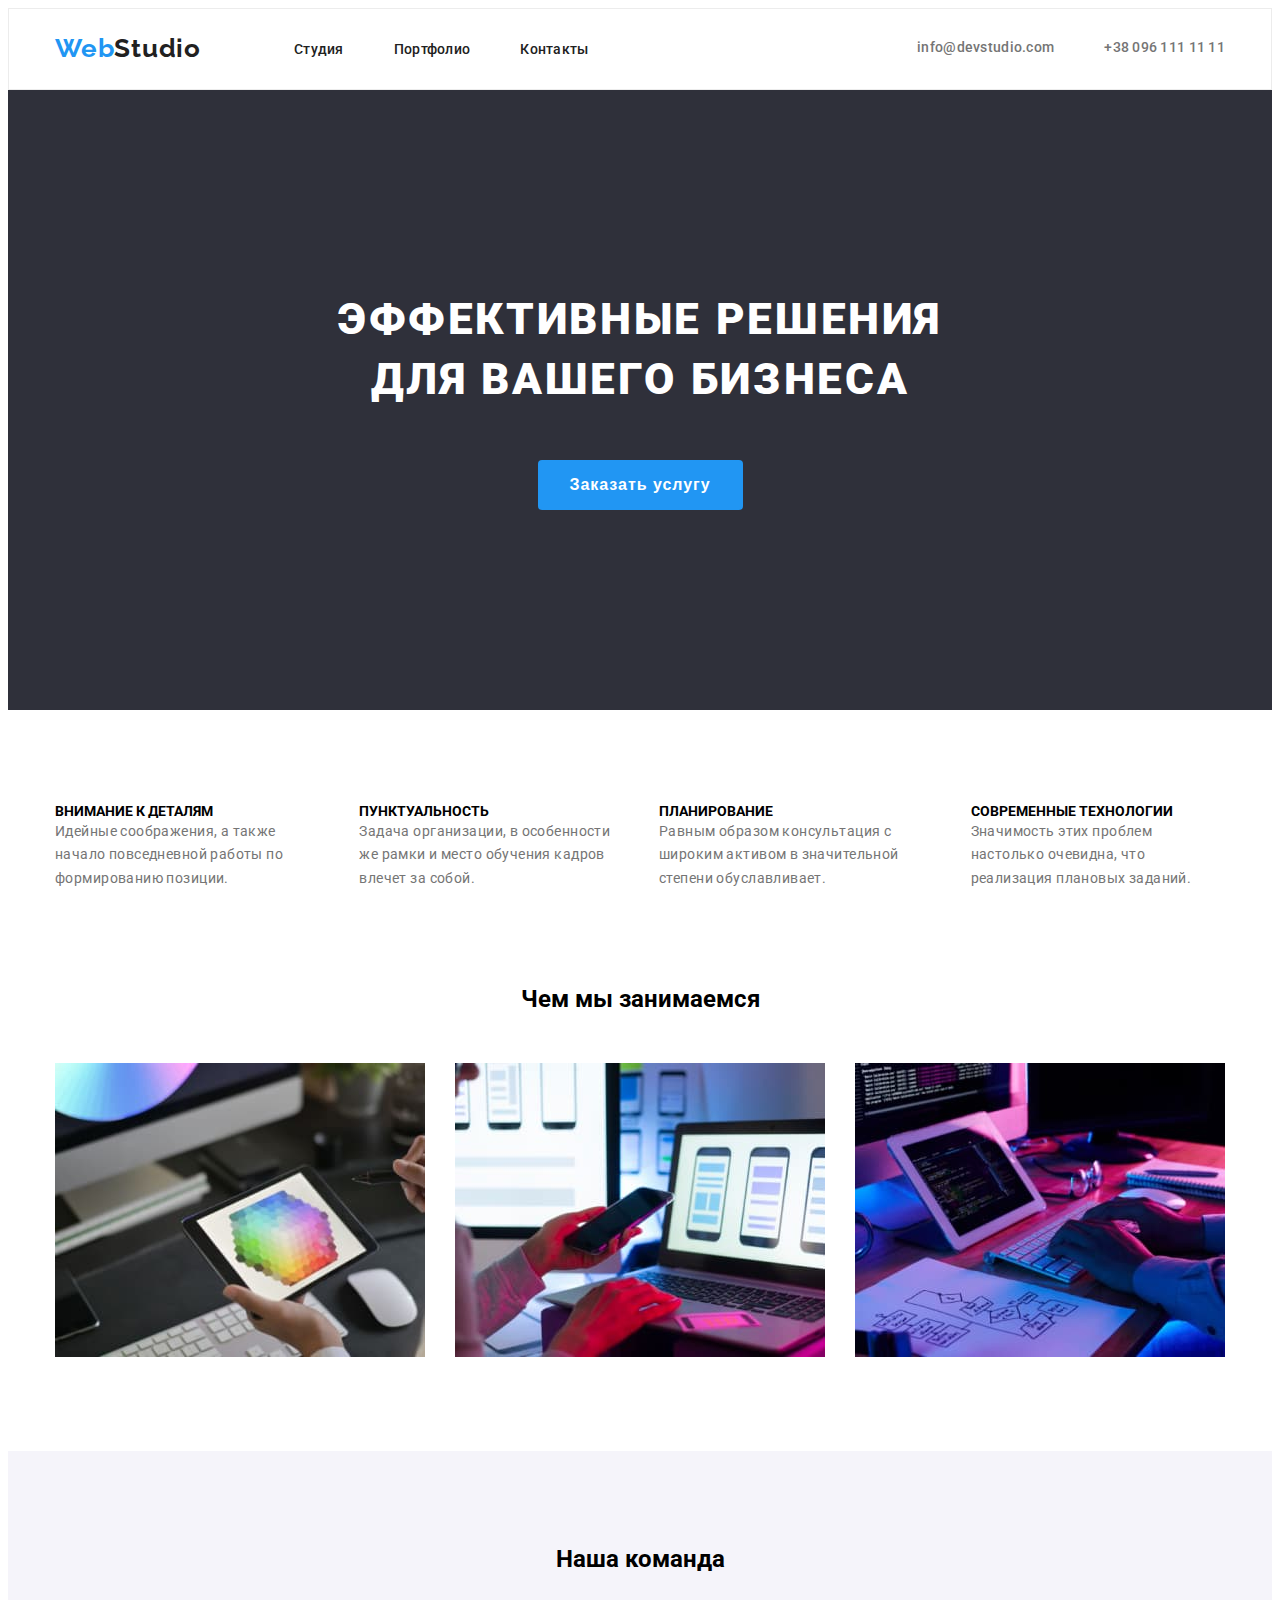
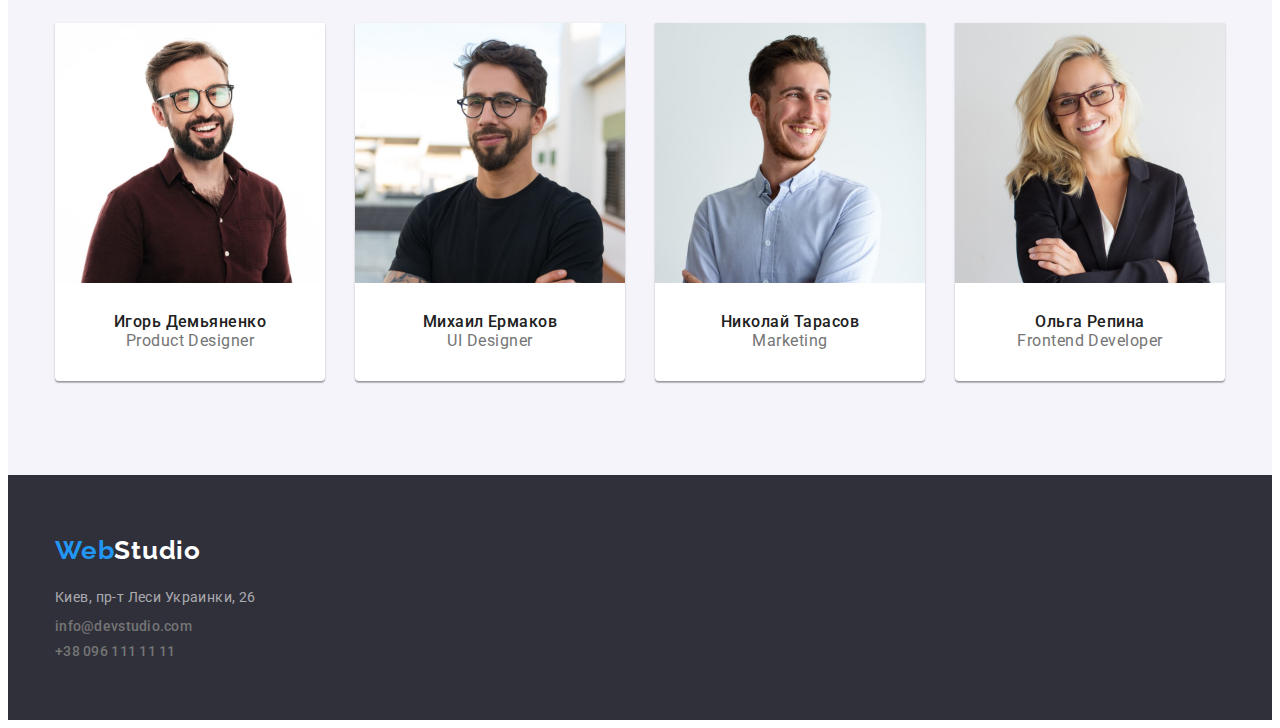
<file: index.html>
<!DOCTYPE html>
<html lang="ru">

<head>
    <meta charset="UTF-8">
    <meta http-equiv="X-UA-Compatible" content="IE=edge">
    <meta name="viewport" content="width=device-width, initial-scale=1.0">
    <title>Homework3</title>
    <link rel="stylesheet" type="text/css" href="https://necolas.github.io/normalize.css/8.0.1/normalize.css">

    <link rel="preconnect" href="https://fonts.googleapis.com">
    <link rel="preconnect" href="https://fonts.gstatic.com" crossorigin>
    <link href="https://fonts.googleapis.com/css2?family=Raleway:wght@700&family=Roboto:wght@400;500;700&display=swap"
        rel="stylesheet">
    <link rel="stylesheet" href="./css/styles.css">
</head>

<body>
    <header class="header">
        <div class="container container-header">
            <nav class="header-nav">
                <a class="logo header-logo" href="index.html" lang="en">Web<span class="studio">Studio</span> </a>
                <ul class="list menu-list">
                    <li class="li-header"><a class="menu-link link" href="index.html">Студия</a></li>
                    <li class="li-header"><a class="menu-link link current" href="./portfolio.html">Портфолио</a></li>
                    <li class="li-header"><a class="menu-link link" href="">Контакты</a></li>
                </ul>
            </nav>
            <div class="header-connect">
                <ul class="list tel">
                    <li><a class="link mail-tel " href="mailto:info@devstudio.com">info@devstudio.com</a></li>
                    <li><a class="link mail-tel  tel" href="tel:+380961111111">+38 096 111 11 11</a></li>
                </ul>
            </div>
        </div>
    </header>
    <main>
        <!---Hero-->
        <section class=" hero">
            <div class="container">
                <h1 class="hero-title">Эффективные решения <br> для вашего бизнеса</h1>
                <button class="btn-order" type="button">Заказать услугу</button>
            </div>
        </section>
    
    <section class="desc-section">
        <div class="container">
            <ul class="list list-desc ">
                <li class="list-item">
                    <h2 class="desc-menu">Внимание к деталям</h2>
                    <p class="desc">Идейные соображения, а также начало повседневной работы по формированию позиции.</p>
                </li>
                <li class="list-item">
                    <h2 class="desc-menu">Пунктуальность</h2>
                    <p class="desc">Задача организации, в особенности же рамки и место обучения кадров влечет за собой.
                    </p>
                </li>
                <li class="list-item">
                    <h2 class="desc-menu">Планирование</h2>
                    <p class="desc">Равным образом консультация с широким активом в значительной степени обуславливает.
                    </p>
                </li>
                <li class="list-item">
                    <h2 class="desc-menu">Современные технологии</h2>
                    <p class="desc">Значимость этих проблем настолько очевидна, что реализация плановых заданий.</p>
                </li>
            </ul>
        </div>
    </section>
    <section class="foto-occup">
        <div class="container">
            <h2 class="title">Чем мы занимаемся</h2>
            <ul class="list list-foto">
                <li class="foto-item"><img src="./img/foto1/img11.jpg" alt="фото" width="370" height="294"></li>
                <li class="foto-item"><img src="./img/foto1/img12.jpg" alt="фото" width="370" height="294"></li>
                <li class="foto-item"><img src="./img/foto1/img13.jpg" alt="фото" width="370" height="294"></li>
            </ul>
        </div>
    </section>
    <!--Наша команда -->

    <section class="team">
        <div class="container">
            <h2 class="title">Наша команда</h2>
            <ul class="list list-team">
                <li class="foto-team">
                    <img src="./img/foto2/img21.jpg" alt="Игорь Демьяненко" width="270" height="260">
                    <div class="team-description">
                        <h3 class="people">Игорь Демьяненко</h3>
                        <p lang="en" class="people-desc">Product Designer</p>
                    </div>
                </li>
                <li class="foto-team">
                    <img src="./img/foto2/img22.jpg" alt="Михаил Ермаков" width="270" height="260">
                    <div class="team-description">
                        <h3 class="people">Михаил Ермаков</h3>
                        <p lang="en" class="people-desc">UI Designer</p>
                    </div>
                </li>
                <li class="foto-team">
                    <img src="./img/foto2/img23.jpg" alt="Николай Тарасов" width="270" height="260">
                    <div class="team-description">
                        <h3 class="people">Николай Тарасов</h3>
                        <p lang="en" class="people-desc">Marketing</p>
                    </div>
                </li>
                <li class="foto-team">
                    <img src="./img/foto2/img24.jpg" alt="Ольга Репина" width="270" height="260">
                    <div class="team-description">
                        <h3 class="people">Ольга Репина</h3>
                        <p lang="en" class="people-desc">Frontend Developer</p>
                    </div>
                </li>
            </ul>
      </div>
    </section>
    </main>


    <footer class="hero-footer">
        <div class="container">
        <a class="logo-footer link" href="index.html" lang="en">Web<span class="studio-footer">Studio</span> </a>
        <address class="contact-adress">
            <ul class="list">
                <li class="adress-mb"><a class=" link contact-menu  link map"
                        href="https://www.google.com/maps/d/embed?mid=10uSM3H-mIU3GznYo2szRIEphczw" target="_blank"
                        rel="noopener noreferrer">Киев, пр-т Леси Украинки, 26</a></li>
                <li class="adress-mb"><a class=" link mail-tel" href="mailto:info@devstudio.com">info@devstudio.com</a></li>
                <li class="adress-mb"><a class=" link mail-tel" href="tel:+380961111111">+38 096 111 11 11</a></li>
            </ul>
        </address>
        </div>
    </footer>
</body>

</html>
</file>
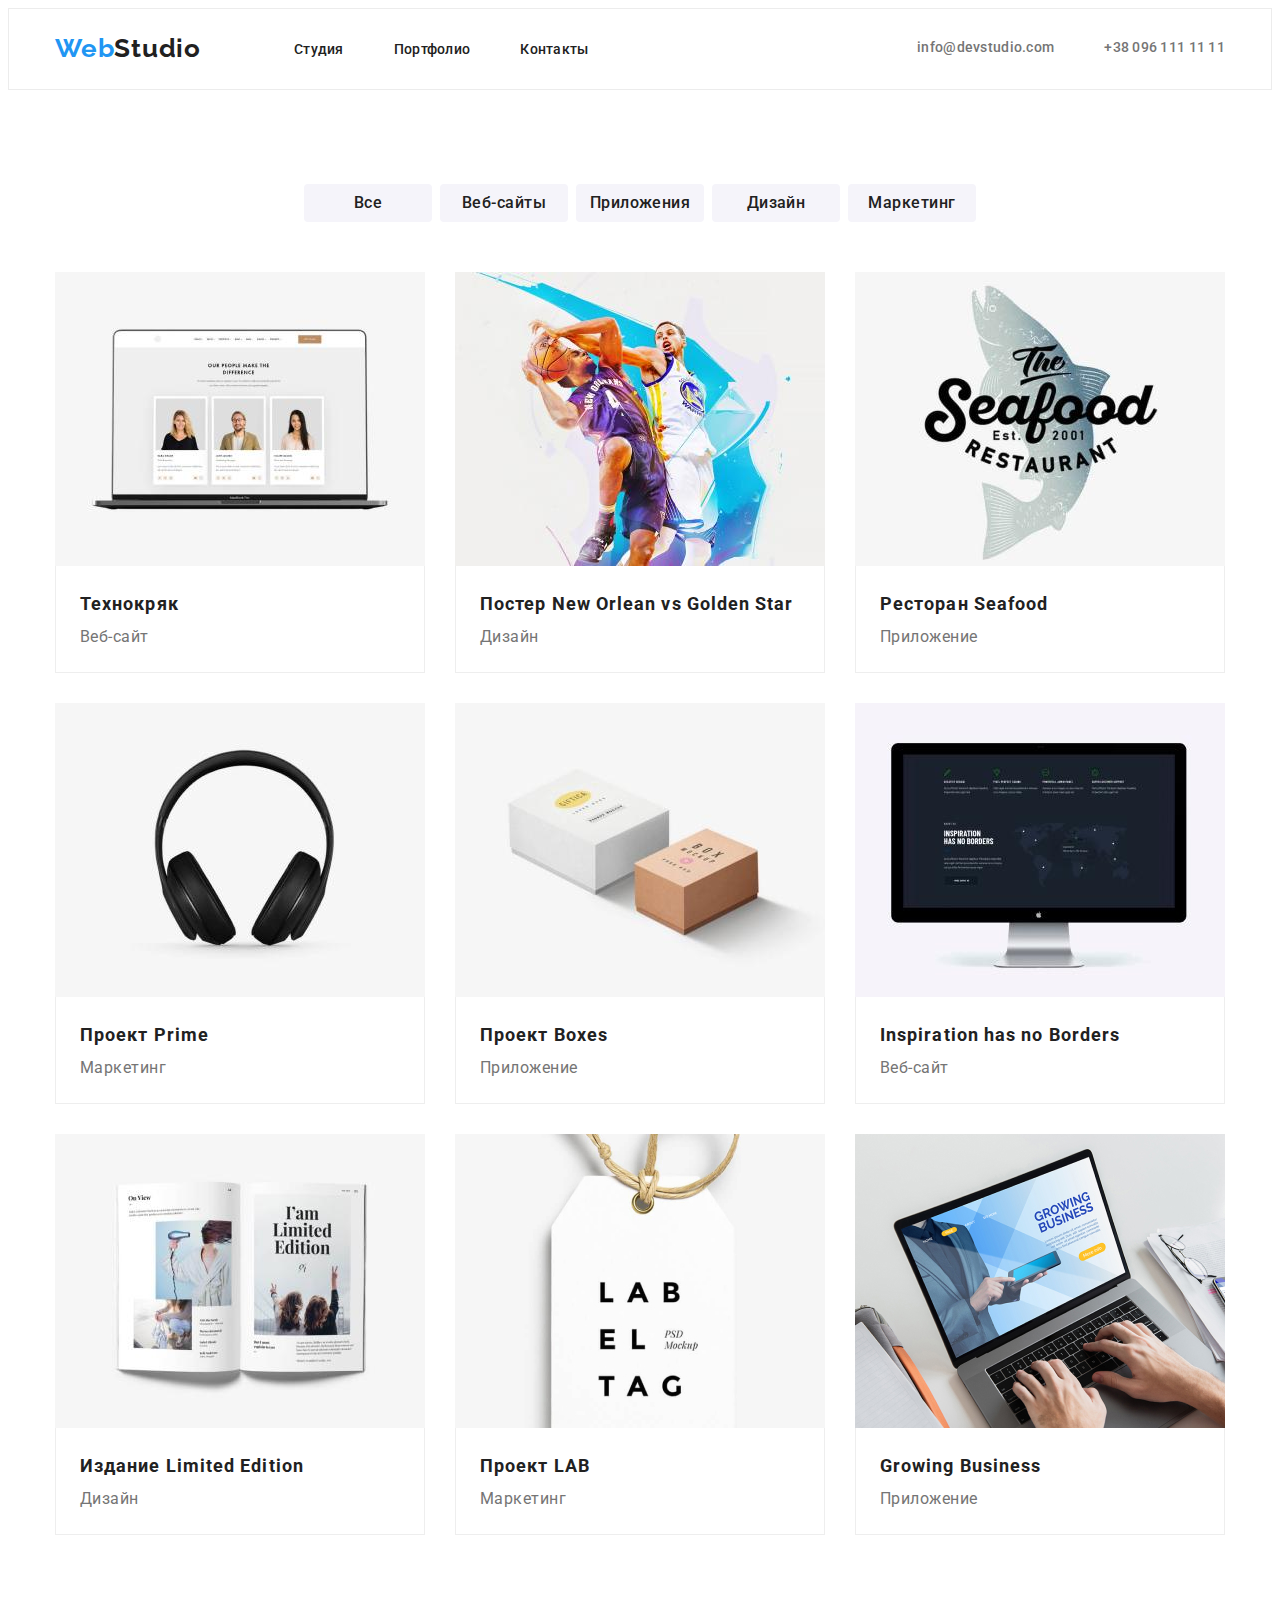
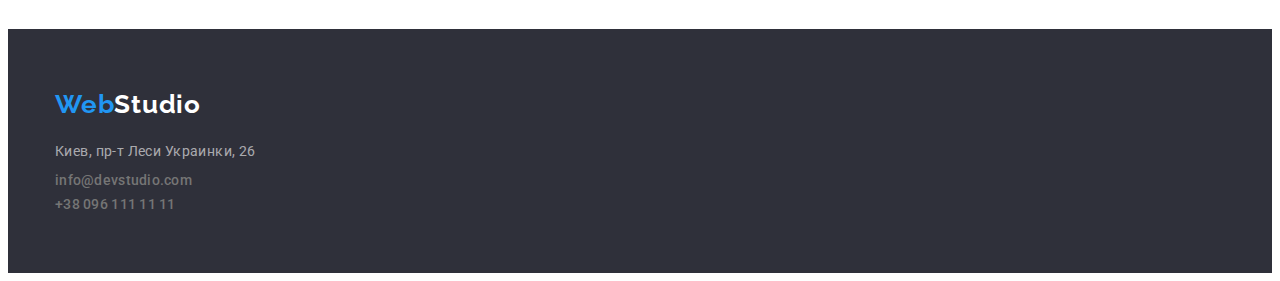
<file: portfolio.html>
<!DOCTYPE html>
    <html lang="ru">
    <head>
        <meta charset="UTF-8">
        <meta http-equiv="X-UA-Compatible" content="IE=edge">
        <meta name="viewport" content="width=device-width, initial-scale=1.0">
        <title>Portfolio</title>
        <link rel="stylesheet" type="text/css" href="https://necolas.github.io/normalize.css/8.0.1/normalize.css">
        <link rel="preconnect" href="https://fonts.googleapis.com">
        <link rel="preconnect" href="https://fonts.gstatic.com" crossorigin>
        <link href="https://fonts.googleapis.com/css2?family=Raleway:wght@700&family=Roboto:wght@400;500;700&display=swap"
            rel="stylesheet">
        <link rel="stylesheet" href="./css/styles.css">
    </head>
    <body>
        <header class="header">
          <div class="container container-header">
            <nav class="header-nav">
                <a class="logo header-logo" href="index.html" lang="en">Web<span class="studio">Studio</span> </a>
                <ul class="list menu-list">
                    <li class="li-header"><a class="menu-link link" href="index.html">Студия</a></li>
                    <li class="li-header"><a class="menu-link link current" href="./portfolio.html">Портфолио</a></li>
                    <li class="li-header"><a class="menu-link link" href="">Контакты</a></li>
                </ul>    
            </nav>
            <div class="header-connect">
                <ul class="list tel">
                    <li><a class="link mail-tel " href="mailto:info@devstudio.com">info@devstudio.com</a></li>
                    <li><a class="link mail-tel  tel"  href="tel:+380961111111">+38 096 111 11 11</a></li>
                </ul>
            </div>
          </div>
        </header>
     <main>
         <section class="main-sec">
            <div class="container">
                
                
                    <h1 class=" visually-hidden "> Скрытый заголовок</h1>
                    <ul class="list btn-list" >
                        <li class="btn-li"><button class="btn-portfolio btn active-btn" type="button">Все</button></li>
                        <li class="btn-li"><button class="btn-portfolio btn" type="button">Веб-сайты</button></li>
                        <li class="btn-li"><button class="btn-portfolio btn" type="button">Приложения</button></li>
                        <li class="btn-li"><button class="btn-portfolio btn" type="button">Дизайн</button></li>
                        <li class="btn-li"><button class="btn-portfolio btn" type="button">Маркетинг</button></li>
                    </ul>
                
                
        
                
            
                <ul class="list about-list" >
                    <li class="about-item">
                        <img class="photo-portfolio" src="./images/texnocrack.jpg" alt="технокряк" >
                        <div class="port-card">
                            <h3 class="desc-photo" >Технокряк</h3>
                            <p class="desc-desc">Веб-сайт</p>
                        </div>
                    </li>
                    <li class="about-item">
                        <img class="photo-portfolio"  src="./images/neworlean.jpg" alt="Постер New Orlean vs Golden Star">
                        <div class="port-card">
                        <h3 class="desc-photo" lang="en">Постер New Orlean vs Golden Star</h3>
                        <p class="desc-desc">Дизайн</p>
                        </div>
                    </li>
                    <li class="about-item">
                        <img class="photo-portfolio" src="./images/seafood.jpg" alt="Ресторан Seafood">
                        <div class="port-card">
                        <h3 class="desc-photo" lang="en">Ресторан Seafood</h3>
                        <p class="desc-desc">Приложение</p>
                        </div>
                    </li>
                    <li class="about-item">
                        <img class="photo-portfolio" src="./images/роектprime.jpg" alt="Проект Prime">
                        <div class="port-card">
                        <h3 class="desc-photo" lang="en">Проект Prime</h3>
                        <p class="desc-desc">Маркетинг</p>
                        </div>
                    </li>
                    <li class="about-item">
                        <img class="photo-portfolio" src="./images/роектboxes.jpg" alt="Проект Boxes">
                        <div class="port-card">
                            <h3 class="desc-photo" lang="en">Проект Boxes</h3>
                            <p class="desc-desc">Приложение</p>
                        </div>
                    </li>
                    <li class="about-item">
                     <img class="photo-portfolio" src="./images/inspiration.jpg" alt="Inspiration has no Borders">
                        <div class="port-card">
                            <h3 class="desc-photo" lang="en">Inspiration has no Borders</h3>
                            <p class="desc-desc">Веб-сайт</p>
                        </div>
                    </li>
                    <li class="about-item" >
                        <img class="photo-portfolio" src="./images/здание.jpg" alt="Издание Limited Edition">
                        <div class="port-card">
                            <h3 class="desc-photo" lang="en">Издание Limited Edition</h3>
                            <p class="desc-desc">Дизайн</p>
                        </div>
                    </li>
                    <li class="about-item">
                        <img class="photo-portfolio" src="./images/lab.jpg" alt="Проект LAB">
                        <div class="port-card">
                            <h3 class="desc-photo" lang="en">Проект LAB</h3>
                            <p class="desc-desc">Маркетинг</p>
                        </div>
                        </li>
                        <li class="about-item">
                            <img class="photo-portfolio" src="./images/growingbusiness.jpg" alt="Growing Business">
                            <div class="port-card">
                                <h3 class="desc-photo" lang="en">Growing Business</h3>
                                <p class="desc-desc">Приложение</p>
                            </div>
                        </li>
                    </ul>
            </div>
        </section>
    </main>

        <footer class="hero-footer">
            <div class="container">
                <a class="logo-footer link" href="index.html" lang="en">Web<span class="studio-footer">Studio</span> </a>
                <address class="contact-adress">
                    <ul class="list">
                        <li class="adress-mb"><a class=" link contact-menu  link map"
                                href="https://www.google.com/maps/d/embed?mid=10uSM3H-mIU3GznYo2szRIEphczw" target="_blank"
                                rel="noopener noreferrer">Киев, пр-т Леси Украинки, 26</a></li>
                        <li class="adress-mb"><a class=" link mail-tel"
                                href="mailto:info@devstudio.com">info@devstudio.com</a></li>
                        <li class="adress-mb"><a class=" link mail-tel" href="tel:+380961111111">+38 096 111 11 11</a></li>
                    </ul>
                </address>
            </div>
        </footer>
    </body>
    </html>
</file>
<file: css/styles.css>
:root {
  --header-color: #ffffff;
  --primery-text-color: #212121;
  --accent-color: #2196f3;
  --fhone-color: #2f303a;
  --contact-color: rgba(255, 255, 255, 0.6);
  --mail-tel-color: #757575;
  --team-color: #f5f4fa;
  --grey-line: #ececec;
}
* {
  box-sizing: border-box;
}
body {
  font-family: "Roboto", sans-serif;
}

.mail-tel {
  display: block;
  font-style: normal;
  font-weight: 500;
  font-size: 14px;
  line-height: 1.14;
  letter-spacing: 0.02em;
  color: var(--mail-tel-color);
}
.mail-tel:not(:last-child) {
  margin-bottom: 9px;
}

.mail-tel:hover,
.mail-tel:focus {
  color: var(--accent-color);
}
.menu-link {
  font-style: normal;
  font-weight: 500;
  font-size: 14px;
  line-height: 1.14px;
  letter-spacing: 0.02em;
  color: var(--primery-text-color);
}
.menu-link:hover,
.menu-link:focus {
  color: var(--accent-color);
}
.studio-footer {
  color: var(--header-color);
}
.header-logo {
  margin-right: 93px;
}
.logo {
  font-family: Raleway;
  font-style: normal;
  font-weight: bold;
  font-size: 26px;
  line-height: 1.19;
  letter-spacing: 0.03em;
  color: var(--accent-color);
  text-decoration: none;
}
.li-header:not(:last-child) {
  margin-right: 50px;
}
.tel {
  margin-left: 50px;
}
.btn-list {
  display: flex;
  align-items: center;
  justify-content: center;
  margin-bottom: 50px;
}
.btn-li:not(:last-child) {
  margin-right: 8px;
}
.header {
  border: 1px solid var(--grey-line);
  padding-top: 24px;
  padding-bottom: 25px;
}

.list {
  list-style: none;
}

.link {
  text-decoration: none;
}
.contact-menu {
  display: block;
  font-style: normal;
  font-weight: normal;
  font-size: 14px;
  line-height: 1.71;
  letter-spacing: 0.03em;
  color: var(--contact-color);
}
.contact-menu-map {
  font-style: normal;
  font-weight: normal;
  font-size: 14px;
  line-height: 1.71;
  letter-spacing: 0.03em;
  color: var(--header-color);
}

.contact-menu:hover,
.contact-menu:focus {
  color: var(--accent-color);
}

.hero-title {
  display: block;
  margin-bottom: 50px;

  font-style: normal;
  font-weight: 900;
  font-size: 44px;
  line-height: 1.36;
  text-align: center;
  letter-spacing: 0.06em;
  text-transform: uppercase;
  color: var(--header-color);
}
.desc-menu {
  font-style: normal;
  font-weight: bold;
  font-size: 14px;
  line-height: 1.14;
  text-transform: uppercase;
}
.desc {
  font-style: normal;
  font-weight: normal;
  font-size: 14px;
  line-height: 1.71;
  letter-spacing: 0.03em;
  color: var(--mail-tel-color);
}
.title {
  display: block;
  text-align: center;
  margin-bottom: 50px;
}
.people {
  font-style: normal;
  font-weight: 500;
  font-size: 16px;
  line-height: 1.18;
  text-align: center;
  letter-spacing: 0.03em;

  color: var(--primery-text-color);
}
.people-desc {
  font-family: Roboto;
  font-style: normal;
  font-weight: normal;
  font-size: 16px;
  line-height: 1.18;
  text-align: center;
  letter-spacing: 0.03em;
  color: var(--mail-tel-color);
}
.visually-hidden {
  position: absolute;
  white-space: nowrap;
  width: 1px;
  height: 1px;
  overflow: hidden;
  border: 0;
  padding: 0;
  clip: rect(0 0 0 0);
  clip-path: inset(50%);
  margin: -1px;
}
.btn {
  font-family: Roboto;
  font-style: normal;
  font-weight: bold;
  font-size: 16px;
  line-height: 1.87;
  color: var(--primery-text-color);
  background: var(--team-color);
  cursor: pointer;
  border: 0;
  border-radius: 4px;
  border: inherit;
  padding: inherit;
}
.btn:hover,
.btn:focus {
  color: var(--header-color);
  background: var(--accent-color);
}
.btn-portfolio {
  text-align: center;
  width: 128px;
  height: 38px;
  font-style: normal;
  font-weight: 500;
  font-size: 16px;
  line-height: 1.62;
  text-align: center;
  letter-spacing: 0.03em;
  color: var(--primery-text-color);
  border: inherit;
  cursor: pointer;
  border-radius: 4px;
}
.photo-portfolio {
  width: 370px;
  height: 294px;
}
.desc-photo {
  font-family: Roboto;
  font-style: normal;
  font-weight: bold;
  font-size: 18px;
  line-height: 2;
  letter-spacing: 0.06em;
  color: var(--primery-text-color);
}
.desc-desc {
  font-style: normal;
  font-weight: normal;
  font-size: 16px;
  line-height: 1.87;
  letter-spacing: 0.03em;
  color: var(--mail-tel-color);
}
.studio {
  color: var(--primery-text-color);
}
.team {
  background: var(--team-color);
}
.logo-footer {
  display: block;
  margin-bottom: 20px;
  font-family: Raleway;
  font-style: normal;
  font-weight: 700;
  font-size: 26px;
  line-height: 1.19;
  letter-spacing: 0.03em;
  cursor: pointer;
  color: var(--accent-color);
}
.hero {
  display: block;
  text-align: center;
  background-color: var(--fhone-color);
  padding-top: 200px;
  padding-bottom: 200px;
}
.logo-footer:hover,
.logo-footer:focus {
  color: var(--accent-color);
}

.btn-order {
  padding-left: 32px;
  padding-right: 32px;
  padding-top: 10px;
  padding-bottom: 10px;
  cursor: pointer;
  color: var(--header-color);
  background: var(--accent-color);
  border-radius: 4px;
  border: 0;
  line-height: 30px;
  font-size: 16px;
  font-weight: bold;
  letter-spacing: 0.06em;
}

p,
h1,
h2,
h3 {
  margin: 0;
}
ul {
  margin: 0;
  padding: 0;
}
.container {
  width: 1200px;
  padding-right: 15px;
  padding-left: 15px;
  margin: 0 auto;
}
.header-nav {
  display: flex;
  align-items: center;
}
.menu-list {
  display: flex;
}
.header-connect {
  display: flex;
  margin-left: auto;
  align-items: center;
}
.container-header {
  display: flex;
}
.tel {
  display: flex;
}

.about-list {
  display: flex;
  flex-wrap: wrap;
}
.about-item {
  margin-right: 30px;
}

.about-item:nth-child(3n) {
  margin-right: 0px;
}
.about-item:nth-child(-n + 6) {
  margin-bottom: 30px;
}
.list-desc {
  display: flex;
}
.list-item:not(:last-child) {
  margin-right: 30px;
}

.desc-section {
  padding-top: 94px;
  padding-bottom: 94px;
}
.list-foto {
  display: flex;
}
.foto-item:not(:last-child) {
  margin-right: 30px;
}
.foto-occup {
  padding-bottom: 94px;
}
.list-team {
  display: flex;
}
.team {
  padding-top: 94px;
  padding-bottom: 94px;
}
.foto-team {
  flex-wrap: wrap;
  width: 270px;
  margin-right: 30px;
  background: #ffffff;
  box-shadow: 0px 1px 3px rgba(0, 0, 0, 0.12), 0px 1px 1px rgba(0, 0, 0, 0.14),
    0px 2px 1px rgba(0, 0, 0, 0.2);
  border-radius: 0px 0px 4px 4px;
}

.foto-team:nth-child(4n) {
  margin-right: 0;
}
.hero-footer {
  padding-top: 60px;
  padding-bottom: 60px;
  background-color: var(--fhone-color);
}
.contact-adress {
  margin-right: 0;
  font-style: inherit;
}
img {
  display: block;
  max-width: 100%;
  height: auto;
}
.team-description {
  padding-top: 30px;
  padding-bottom: 30px;
}
.adress-mb:not(:last-child) {
  display: block;
  margin-right: 9px;
  margin-bottom: 9px;
}
.port-card {
  min-width: 322px;
  padding: 20px 24px;
  border-bottom: 1px solid #eeeeee;
  border-right: 1px solid #eeeeee;
  border-left: 1px solid #eeeeee;
}
.main-sec {
  padding-top: 94px;
  padding-bottom: 94px;
}
</file>
